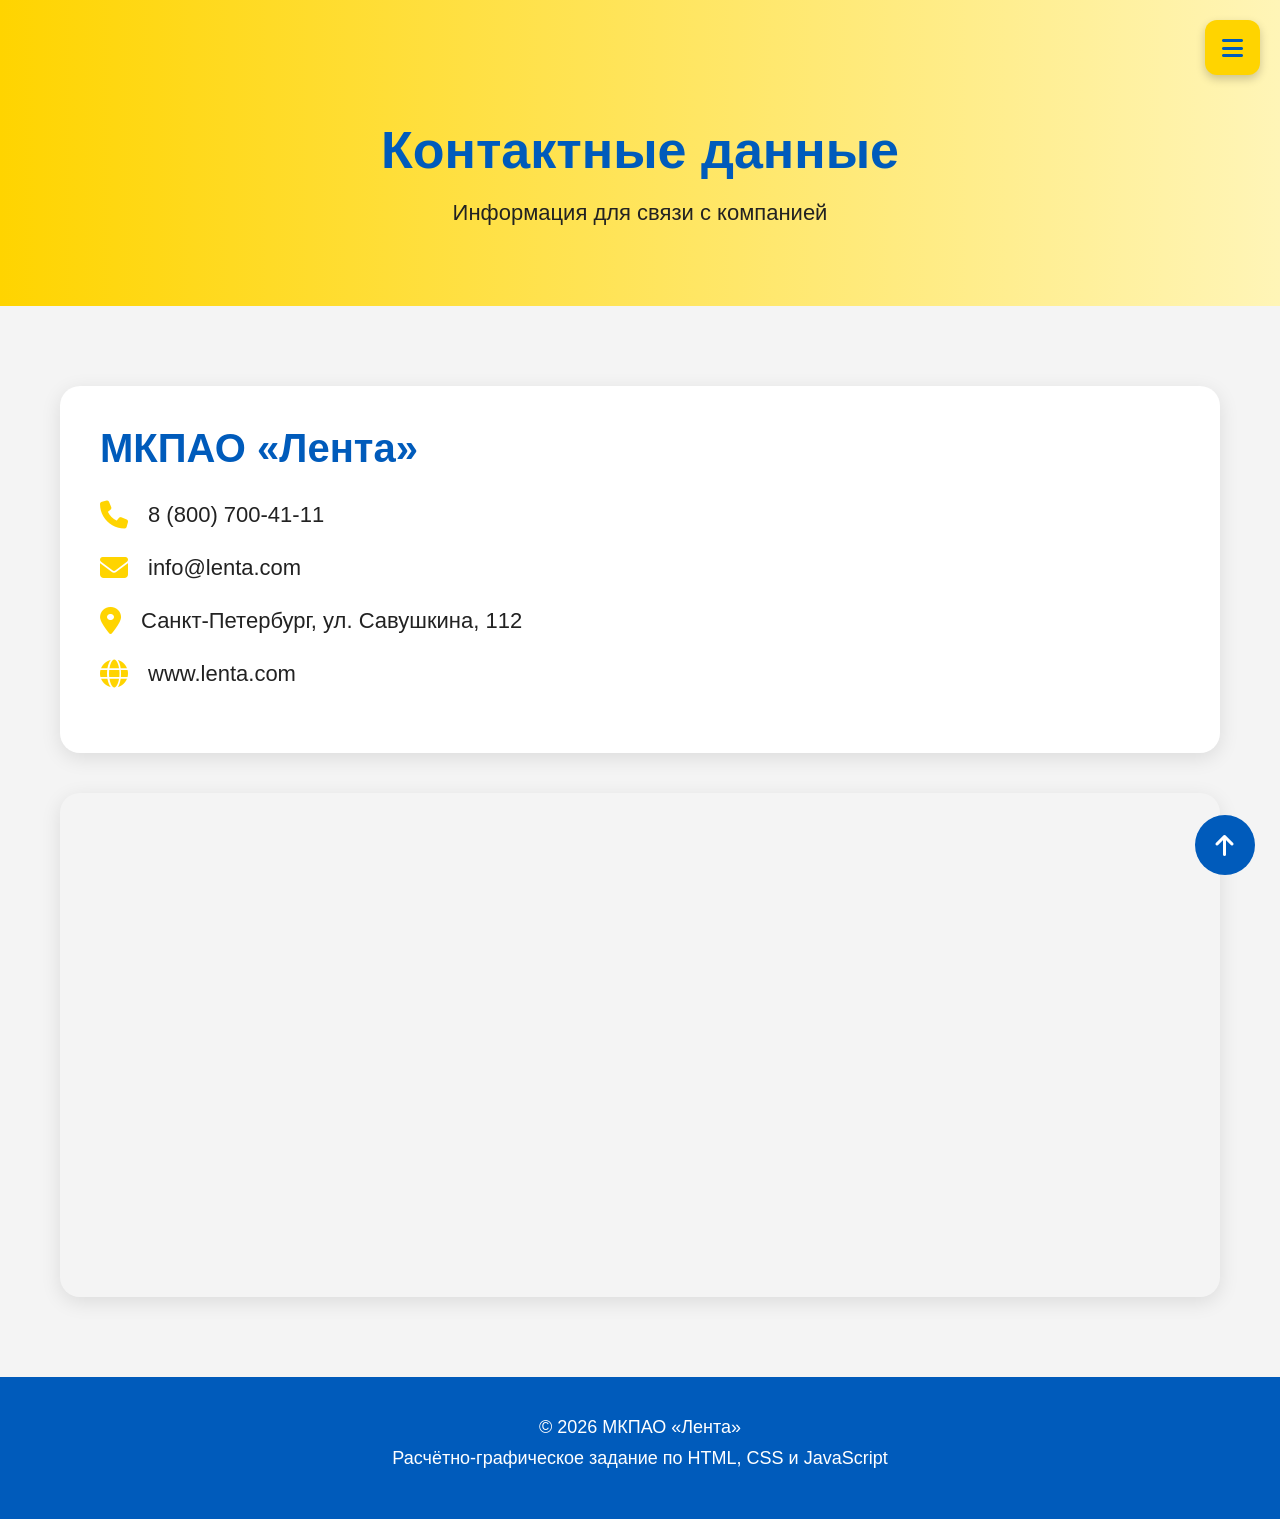
<file: contacts.html>
<!DOCTYPE html>
<html lang="ru">
<head>
    <meta charset="UTF-8">
    <meta name="viewport" content="width=device-width, initial-scale=1.0">
    <title>Лента — Контакты</title>

    <link rel="stylesheet" href="css/style.css">

    <link rel="stylesheet"
    href="https://cdnjs.cloudflare.com/ajax/libs/font-awesome/6.5.1/css/all.min.css">
</head>

<body>

    <!-- Бургер -->
    <div class="menu-button" id="menuButton">
        <i class="fas fa-bars"></i>
    </div>

    <!-- Меню -->
    <nav class="side-menu" id="sideMenu">

        <a href="index.html">
            <i class="fas fa-building"></i>
            О компании
        </a>

        <a href="news.html">
            <i class="fas fa-newspaper"></i>
            Новости
        </a>

        <a href="currency.html">
            <i class="fas fa-yen-sign"></i>
            Курс валют
        </a>

        <a href="contacts.html" class="active">
            <i class="fas fa-phone"></i>
            Контакты
        </a>

        <a href="video.html">
            <i class="fas fa-video"></i>
            Видео
        </a>

    </nav>

    <div class="overlay" id="overlay"></div>

    <!-- Заголовок -->
    <header class="page-header">

        <h1>Контактные данные</h1>

        <p>
            Информация для связи с компанией
        </p>

    </header>

    <!-- Контакты -->
    <section class="contacts-section">

        <div class="contacts-card">

            <h2>МКПАО «Лента»</h2>

            <div class="contact-item">
                <i class="fas fa-phone"></i>
                <span>8 (800) 700-41-11</span>
            </div>

            <div class="contact-item">
                <i class="fas fa-envelope"></i>
                <span>info@lenta.com</span>
            </div>

            <div class="contact-item">
                <i class="fas fa-location-dot"></i>
                <span>
                    Санкт-Петербург,
                    ул. Савушкина, 112
                </span>
            </div>

            <div class="contact-item">
                <i class="fas fa-globe"></i>
                <span>www.lenta.com</span>
            </div>

        </div>

        <!-- Карта -->
        <div class="map-container">

            <iframe
                src="https://yandex.ru/map-widget/v1/?um=constructor%3A3db54bc98d0d32eec4fa4d5e0efb98bdb6f3b1cb7b67f52fa16ecf3f8f5a3b72&amp;source=constructor"
                width="100%"
                height="500"
                frameborder="0">
            </iframe>

        </div>

    </section>

    <!-- Кнопка наверх -->
    <a href="#" class="top-button">
        <i class="fas fa-arrow-up"></i>
    </a>
    <footer>

    <p>
        © 2026 МКПАО «Лента»
    </p>

    <p>
        Расчётно-графическое задание по HTML, CSS и JavaScript
    </p>

    </footer>
    <script src="js/menu.js"></script>

</body>
</html>
</file>
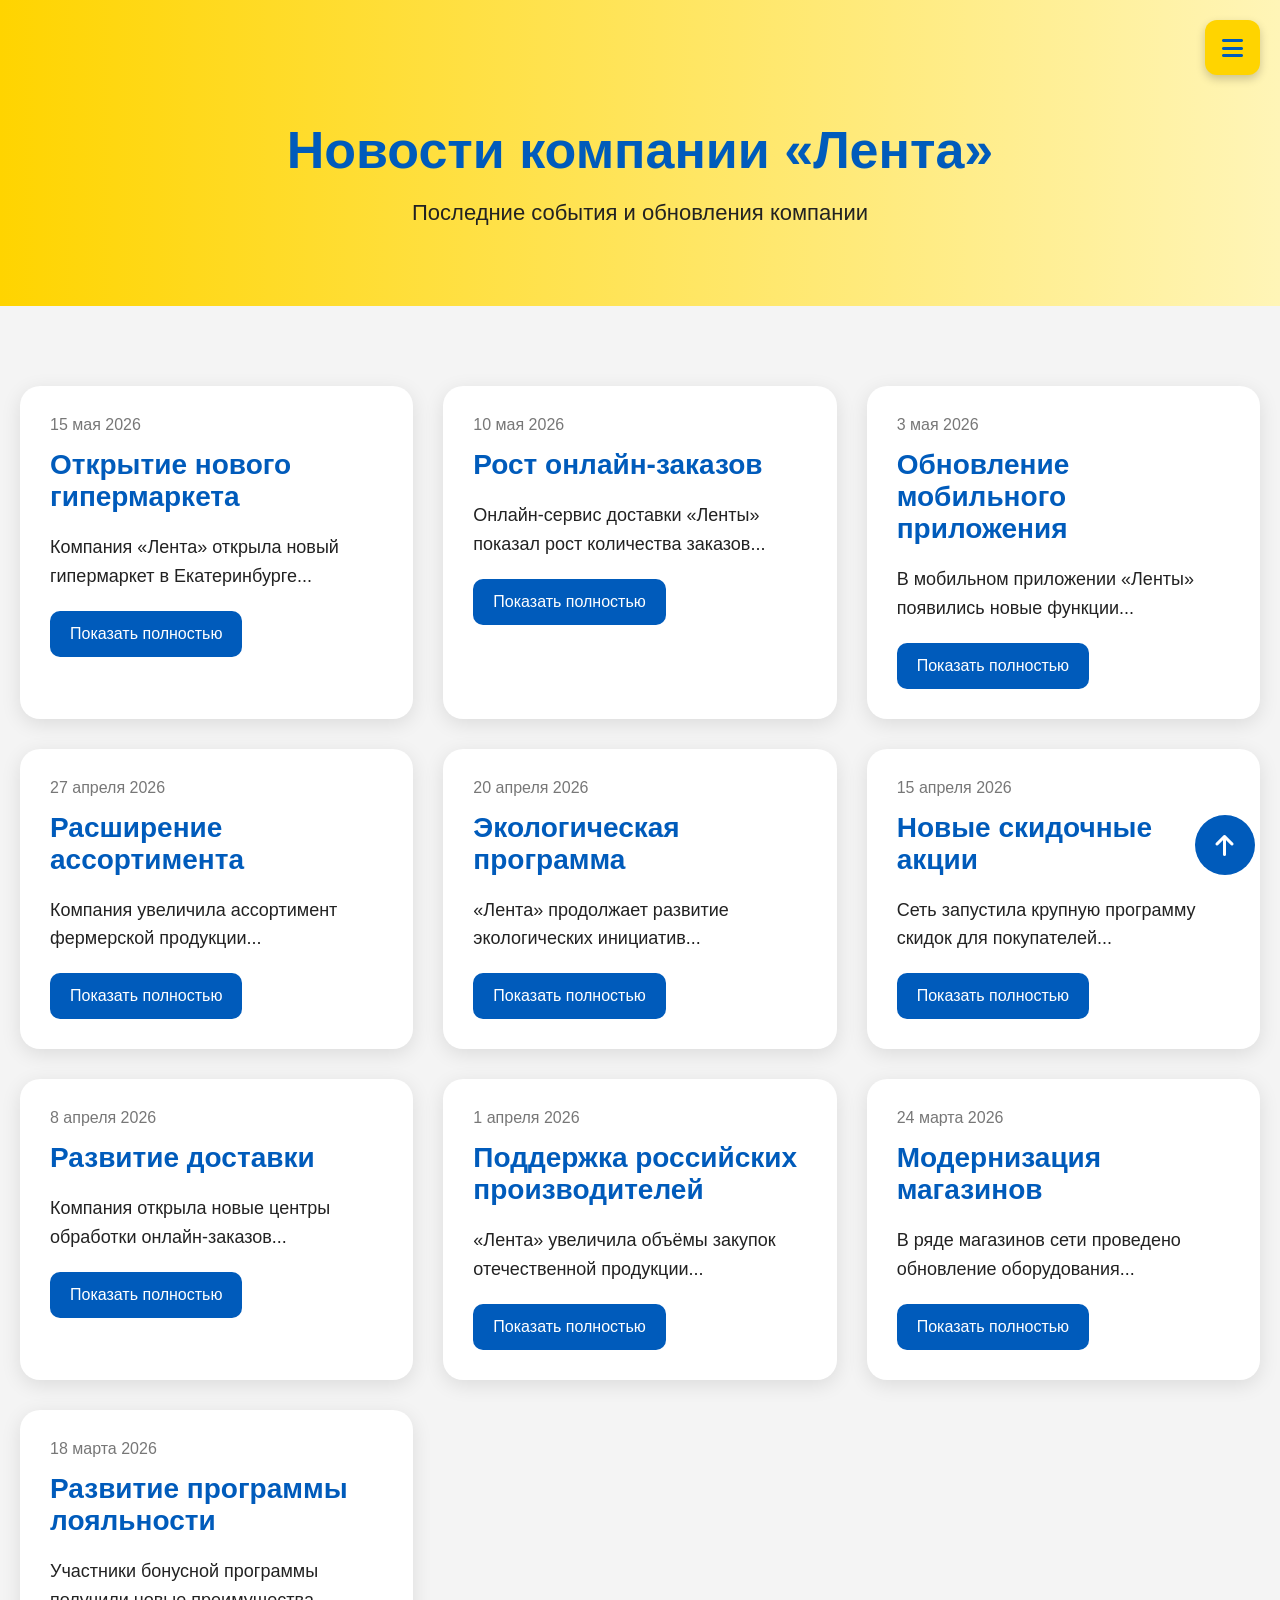
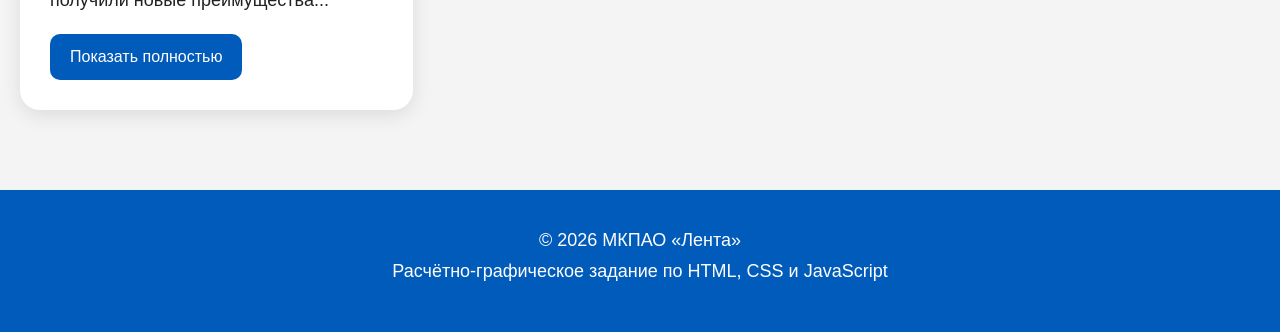
<file: news.html>
<!DOCTYPE html>
<html lang="ru">
<head>
    <meta charset="UTF-8">
    <meta name="viewport" content="width=device-width, initial-scale=1.0">
    <title>Лента — Новости</title>

    <link rel="stylesheet" href="css/style.css">

    <link rel="stylesheet"
    href="https://cdnjs.cloudflare.com/ajax/libs/font-awesome/6.5.1/css/all.min.css">
</head>

<body>

    <!-- Бургер -->
    <div class="menu-button" id="menuButton">
        <i class="fas fa-bars"></i>
    </div>

    <!-- Меню -->
    <nav class="side-menu" id="sideMenu">

        <a href="index.html">
            <i class="fas fa-building"></i>
            О компании
        </a>

        <a href="news.html" class="active">
            <i class="fas fa-newspaper"></i>
            Новости
        </a>

        <a href="currency.html">
            <i class="fas fa-yen-sign"></i>
            Курс валют
        </a>

        <a href="contacts.html">
            <i class="fas fa-phone"></i>
            Контакты
        </a>

        <a href="video.html">
            <i class="fas fa-video"></i>
            Видео
        </a>

    </nav>

    <div class="overlay" id="overlay"></div>

    <!-- Заголовок -->
    <header class="page-header">

        <h1>Новости компании «Лента»</h1>

        <p>
            Последние события и обновления компании
        </p>

    </header>

    <!-- Новости -->
    <section class="news-container">

        <!-- Новость 1 -->
        <div class="news-card">

            <div class="news-date">
                15 мая 2026
            </div>

            <h2>
                Открытие нового гипермаркета
            </h2>

            <p class="short-text">
                Компания «Лента» открыла новый гипермаркет
                в Екатеринбурге...
            </p>

            <p class="full-text">
                Новый гипермаркет стал одним из крупнейших
                магазинов сети на Урале. В магазине представлены
                тысячи товаров, современная зона самообслуживания
                и расширенная программа лояльности.
            </p>

            <button class="show-button">
                Показать полностью
            </button>

        </div>

        <!-- Новость 2 -->
        <div class="news-card">

            <div class="news-date">
                10 мая 2026
            </div>

            <h2>
                Рост онлайн-заказов
            </h2>

            <p class="short-text">
                Онлайн-сервис доставки «Ленты» показал
                рост количества заказов...
            </p>

            <p class="full-text">
                Компания отмечает увеличение спроса
                на онлайн-покупки. Были расширены зоны доставки,
                а также ускорено время обработки заказов.
            </p>

            <button class="show-button">
                Показать полностью
            </button>

        </div>

        <!-- Новость 3 -->
        <div class="news-card">

            <div class="news-date">
                3 мая 2026
            </div>

            <h2>
                Обновление мобильного приложения
            </h2>

            <p class="short-text">
                В мобильном приложении «Ленты»
                появились новые функции...
            </p>

            <p class="full-text">
                Пользователи теперь могут быстрее
                оформлять заказы, отслеживать скидки
                и использовать персональные предложения.
            </p>

            <button class="show-button">
                Показать полностью
            </button>

        </div>

        <!-- Новость 4 -->
        <div class="news-card">

            <div class="news-date">
                27 апреля 2026
            </div>

            <h2>
                Расширение ассортимента
            </h2>

            <p class="short-text">
                Компания увеличила ассортимент
                фермерской продукции...
            </p>

            <p class="full-text">
                В магазинах появились новые категории
                свежих продуктов от российских производителей,
                включая молочную и мясную продукцию.
            </p>

            <button class="show-button">
                Показать полностью
            </button>

        </div>

        <!-- Новость 5 -->
        <div class="news-card">

            <div class="news-date">
                20 апреля 2026
            </div>

            <h2>
                Экологическая программа
            </h2>

            <p class="short-text">
                «Лента» продолжает развитие
                экологических инициатив...
            </p>

            <p class="full-text">
                В магазинах увеличилось количество
                пунктов сбора батареек и пластиковых отходов.
                Компания также сокращает использование пластика.
            </p>

            <button class="show-button">
                Показать полностью
            </button>

        </div>

        <!-- Новость 6 -->
        <div class="news-card">

            <div class="news-date">
                15 апреля 2026
            </div>

            <h2>
                Новые скидочные акции
            </h2>

            <p class="short-text">
                Сеть запустила крупную программу
                скидок для покупателей...
            </p>

            <p class="full-text">
                Акции распространяются на продукты,
                бытовую технику и товары для дома.
                Программа действует во всех регионах.
            </p>

            <button class="show-button">
                Показать полностью
            </button>

        </div>

        <!-- Новость 7 -->
        <div class="news-card">

            <div class="news-date">
                8 апреля 2026
            </div>

            <h2>
                Развитие доставки
            </h2>

            <p class="short-text">
                Компания открыла новые центры
                обработки онлайн-заказов...
            </p>

            <p class="full-text">
                Новые логистические центры позволят
                значительно ускорить доставку товаров
                в крупных городах России.
            </p>

            <button class="show-button">
                Показать полностью
            </button>

        </div>

        <!-- Новость 8 -->
        <div class="news-card">

            <div class="news-date">
                1 апреля 2026
            </div>

            <h2>
                Поддержка российских производителей
            </h2>

            <p class="short-text">
                «Лента» увеличила объёмы закупок
                отечественной продукции...
            </p>

            <p class="full-text">
                Компания расширяет сотрудничество
                с локальными поставщиками продуктов
                и товаров повседневного спроса.
            </p>

            <button class="show-button">
                Показать полностью
            </button>

        </div>

        <!-- Новость 9 -->
        <div class="news-card">

            <div class="news-date">
                24 марта 2026
            </div>

            <h2>
                Модернизация магазинов
            </h2>

            <p class="short-text">
                В ряде магазинов сети проведено
                обновление оборудования...
            </p>

            <p class="full-text">
                Были установлены современные кассы,
                улучшено освещение и обновлены зоны
                самообслуживания покупателей.
            </p>

            <button class="show-button">
                Показать полностью
            </button>

        </div>

        <!-- Новость 10 -->
        <div class="news-card">

            <div class="news-date">
                18 марта 2026
            </div>

            <h2>
                Развитие программы лояльности
            </h2>

            <p class="short-text">
                Участники бонусной программы
                получили новые преимущества...
            </p>

            <p class="full-text">
                Теперь покупатели могут получать
                персональные скидки и дополнительные
                бонусы за регулярные покупки.
            </p>

            <button class="show-button">
                Показать полностью
            </button>

        </div>

    </section>

    <!-- Кнопка наверх -->
    <a href="#" class="top-button">
        <i class="fas fa-arrow-up"></i>
    </a>
    <footer>

    <p>
        © 2026 МКПАО «Лента»
    </p>

    <p>
        Расчётно-графическое задание по HTML, CSS и JavaScript
    </p>

    </footer>   
    <script src="js/menu.js"></script>
    <script src="js/news.js"></script>

</body>
</html>
</file>
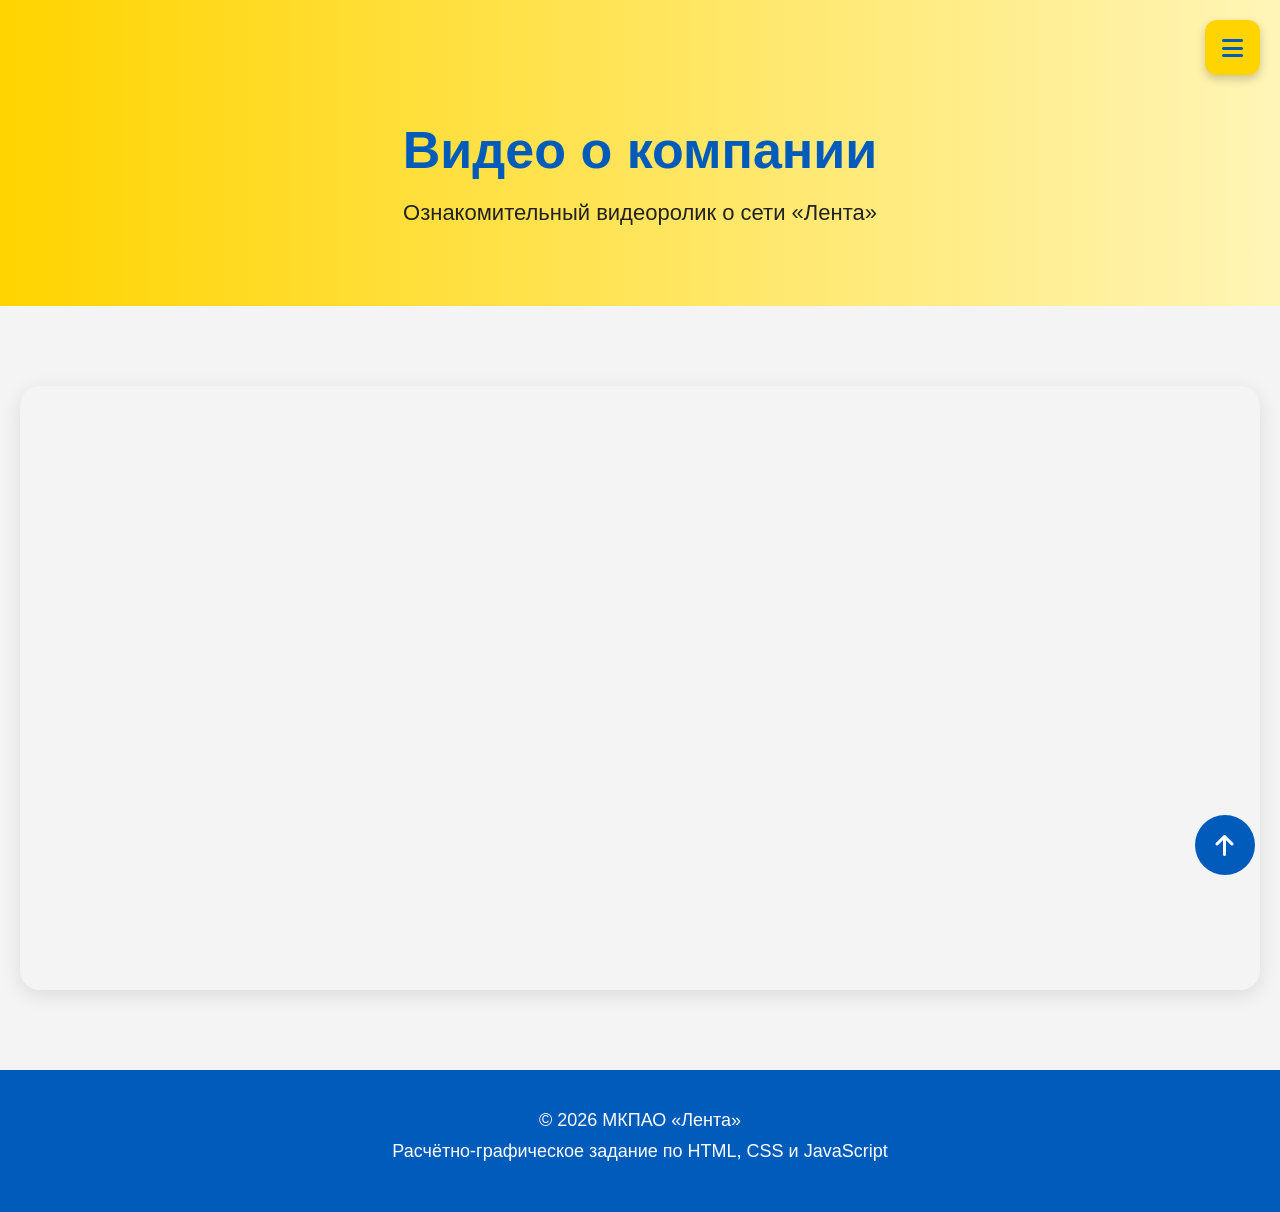
<file: video.html>
<!DOCTYPE html>
<html lang="ru">
<head>
    <meta charset="UTF-8">
    <meta name="viewport" content="width=device-width, initial-scale=1.0">
    <title>Лента — Видео</title>

    <link rel="stylesheet" href="css/style.css">

    <link rel="stylesheet"
    href="https://cdnjs.cloudflare.com/ajax/libs/font-awesome/6.5.1/css/all.min.css">
</head>

<body>

    <!-- Бургер -->
    <div class="menu-button" id="menuButton">
        <i class="fas fa-bars"></i>
    </div>

    <!-- Меню -->
    <nav class="side-menu" id="sideMenu">

        <a href="index.html">
            <i class="fas fa-building"></i>
            О компании
        </a>

        <a href="news.html">
            <i class="fas fa-newspaper"></i>
            Новости
        </a>

        <a href="currency.html">
            <i class="fas fa-yen-sign"></i>
            Курс валют
        </a>

        <a href="contacts.html">
            <i class="fas fa-phone"></i>
            Контакты
        </a>

        <a href="video.html" class="active">
            <i class="fas fa-video"></i>
            Видео
        </a>

    </nav>

    <div class="overlay" id="overlay"></div>

    <!-- Заголовок -->
    <header class="page-header">

        <h1>Видео о компании</h1>

        <p>
            Ознакомительный видеоролик о сети «Лента»
        </p>

    </header>

    <!-- Видео -->
    <section class="video-section">

        <div class="video-container">

            <iframe
                width="100%"
                height="600"
                src="https://www.youtube.com/embed/jiXcK7rlLE4"
                title="YouTube video player"
                frameborder="0"
                allowfullscreen>
            </iframe>

        </div>

    </section>

    <!-- Кнопка наверх -->
    <a href="#" class="top-button">
        <i class="fas fa-arrow-up"></i>
    </a>
    <footer>

    <p>
        © 2026 МКПАО «Лента»
    </p>

    <p>
        Расчётно-графическое задание по HTML, CSS и JavaScript
    </p>

    </footer>
    <script src="js/menu.js"></script>

</body>
</html>
</file>
<file: css/style.css>
*{
    margin: 0;
    padding: 0;
    box-sizing: border-box;
}

body{
    font-family: Arial, sans-serif;
    background: #f4f4f4;
    color: #222;
}

/* Кнопка меню */

.menu-button{
    position: fixed;
    top: 20px;
    right: 20px;

    width: 55px;
    height: 55px;

    background: #FFD400;
    color: #005BBB;

    border-radius: 12px;

    display: flex;
    justify-content: center;
    align-items: center;

    font-size: 24px;

    cursor: pointer;

    z-index: 1001;

    box-shadow: 0 4px 10px rgba(0,0,0,0.2);

    transition: 0.3s;
}

.menu-button:hover{
    transform: scale(1.1);
}

/* Боковое меню */

.side-menu{
    position: fixed;

    top: 0;
    right: -300px;

    width: 300px;
    height: 100%;

    background: #005BBB;

    padding-top: 100px;

    transition: 0.4s;

    z-index: 1000;
}

.side-menu.active{
    right: 0;
}

.side-menu a{
    display: block;

    padding: 20px 30px;

    color: white;

    text-decoration: none;

    font-size: 20px;

    transition: 0.3s;
}

.side-menu a:hover{
    background: #FFD400;
    color: #005BBB;
}

.side-menu a.active{
    background: white;
    color: #005BBB;
    font-weight: bold;
}

/* Затемнение */

.overlay{
    position: fixed;

    top: 0;
    left: 0;

    width: 100%;
    height: 100%;

    background: rgba(0,0,0,0.5);

    opacity: 0;
    visibility: hidden;

    transition: 0.3s;

    z-index: 999;
}

.overlay.active{
    opacity: 1;
    visibility: visible;
}

/* Главный экран */

.hero{
    height: 100vh;

    background: linear-gradient(to right, #FFD400, #FFF5B7);

    display: flex;
    flex-direction: column;

    justify-content: center;
    align-items: center;

    text-align: center;

    padding: 20px;
}

.hero img{
    width: 250px;
    margin-bottom: 30px;
}

.hero h1{
    font-size: 56px;
    margin-bottom: 20px;
    color: #005BBB;
}

.hero p{
    font-size: 24px;
}

/* Контент */

.content{
    max-width: 1100px;

    margin: 0 auto;

    padding: 80px 20px;

    background: white;
}

.content h2{
    margin-top: 40px;
    margin-bottom: 20px;

    color: #005BBB;

    font-size: 36px;
}

.content p{
    margin-bottom: 20px;

    font-size: 20px;

    line-height: 1.7;
}

.content ul{
    margin-left: 30px;
    margin-bottom: 30px;
}

.content li{
    font-size: 20px;
    margin-bottom: 10px;
}

.main-image{
    width: 100%;

    border-radius: 20px;

    margin: 30px 0;
}

/* Кнопка наверх */

.top-button{
    position: fixed;

    bottom: 25px;
    right: 25px;

    width: 60px;
    height: 60px;

    background: #005BBB;
    color: white;

    border-radius: 50%;

    display: flex;
    justify-content: center;
    align-items: center;

    text-decoration: none;

    font-size: 24px;

    z-index: 1000;

    transition: 0.3s;
}

.top-button:hover{
    background: #FFD400;
    color: #005BBB;
}
/* Заголовок страницы */

.page-header{
    background: linear-gradient(to right, #FFD400, #FFF5B7);

    padding: 120px 20px 80px;

    text-align: center;
}

.page-header h1{
    font-size: 52px;
    color: #005BBB;
    margin-bottom: 20px;
}

.page-header p{
    font-size: 22px;
}

/* Новости */

.news-container{
    max-width: 1300px;

    margin: 60px auto;

    padding: 20px;

    display: grid;

    grid-template-columns: repeat(auto-fit, minmax(320px, 1fr));

    gap: 30px;
}

.news-card{
    background: white;

    border-radius: 20px;

    padding: 30px;

    box-shadow: 0 5px 20px rgba(0,0,0,0.1);

    transition: 0.3s;
}

.news-card:hover{
    transform: translateY(-10px);
}

.news-date{
    color: #777;

    margin-bottom: 15px;

    font-size: 16px;
}

.news-card h2{
    color: #005BBB;

    margin-bottom: 20px;

    font-size: 28px;
}

.news-card p{
    font-size: 18px;

    line-height: 1.6;

    margin-bottom: 20px;
}

.full-text{
    display: none;
}

.full-text.active{
    display: block;
}

.show-button{
    background: #005BBB;

    color: white;

    border: none;

    padding: 14px 20px;

    border-radius: 10px;

    cursor: pointer;

    font-size: 16px;

    transition: 0.3s;
}

.show-button:hover{
    background: #FFD400;
    color: #005BBB;
}
/* Валюты */

.currency-section{
    padding: 60px 20px;
}

.currency-card{
    max-width: 700px;

    margin: 0 auto;

    background: white;

    padding: 40px;

    border-radius: 20px;

    box-shadow: 0 5px 20px rgba(0,0,0,0.1);
}

.currency-card h2{
    text-align: center;

    margin-bottom: 30px;

    color: #005BBB;

    font-size: 36px;
}

.rate-info{
    text-align: center;

    font-size: 24px;

    margin-bottom: 40px;
}

.converter{
    display: flex;

    gap: 15px;

    margin-bottom: 25px;
}

.converter input{
    flex: 1;

    padding: 15px;

    font-size: 18px;

    border: 2px solid #ddd;

    border-radius: 10px;
}

.converter button{
    padding: 15px 25px;

    background: #005BBB;

    color: white;

    border: none;

    border-radius: 10px;

    cursor: pointer;

    font-size: 16px;

    transition: 0.3s;
}

.converter button:hover{
    background: #FFD400;
    color: #005BBB;
}

.result{
    margin-top: 30px;

    padding: 20px;

    background: #f5f5f5;

    border-radius: 10px;

    text-align: center;

    font-size: 24px;

    font-weight: bold;
}

/* График */

.chart-section{
    max-width: 1200px;

    margin: 50px auto;

    padding: 40px;

    background: white;

    border-radius: 20px;

    box-shadow: 0 5px 20px rgba(0,0,0,0.1);
}

.chart-section h2{
    text-align: center;

    margin-bottom: 40px;

    color: #005BBB;

    font-size: 40px;
}

.chart-info{
    margin-top: 30px;

    text-align: center;

    font-size: 22px;

    font-weight: bold;

    color: #005BBB;
}
/* Контакты */

.contacts-section{
    max-width: 1200px;

    margin: 60px auto;

    padding: 20px;
}

.contacts-card{
    background: white;

    padding: 40px;

    border-radius: 20px;

    box-shadow: 0 5px 20px rgba(0,0,0,0.1);

    margin-bottom: 40px;
}

.contacts-card h2{
    color: #005BBB;

    margin-bottom: 30px;

    font-size: 40px;
}

.contact-item{
    display: flex;

    align-items: center;

    gap: 20px;

    margin-bottom: 25px;

    font-size: 22px;
}

.contact-item i{
    color: #FFD400;

    font-size: 28px;
}

.map-container{
    border-radius: 20px;

    overflow: hidden;

    box-shadow: 0 5px 20px rgba(0,0,0,0.1);
}
/* Видео */

.video-section{
    max-width: 1300px;

    margin: 60px auto;

    padding: 20px;
}

.video-container{
    border-radius: 20px;

    overflow: hidden;

    box-shadow: 0 5px 20px rgba(0,0,0,0.1);
}
/* Footer */

footer{
    background: #005BBB;

    color: white;

    text-align: center;

    padding: 40px 20px;

    margin-top: 60px;
}

footer p{
    margin-bottom: 10px;

    font-size: 18px;
}

/* Адаптивность */

@media(max-width: 768px){

    .hero h1{
        font-size: 40px;
    }

    .hero p{
        font-size: 20px;
    }

    .content h2{
        font-size: 28px;
    }

    .content p,
    .content li{
        font-size: 18px;
    }

    .page-header h1{
        font-size: 36px;
    }

    .converter{
        flex-direction: column;
    }

    .chart-section h2{
        font-size: 30px;
    }

    .contacts-card h2{
        font-size: 30px;
    }

    .contact-item{
        font-size: 18px;
    }

    .video-container iframe{
        height: 350px;
    }

}
</file>
